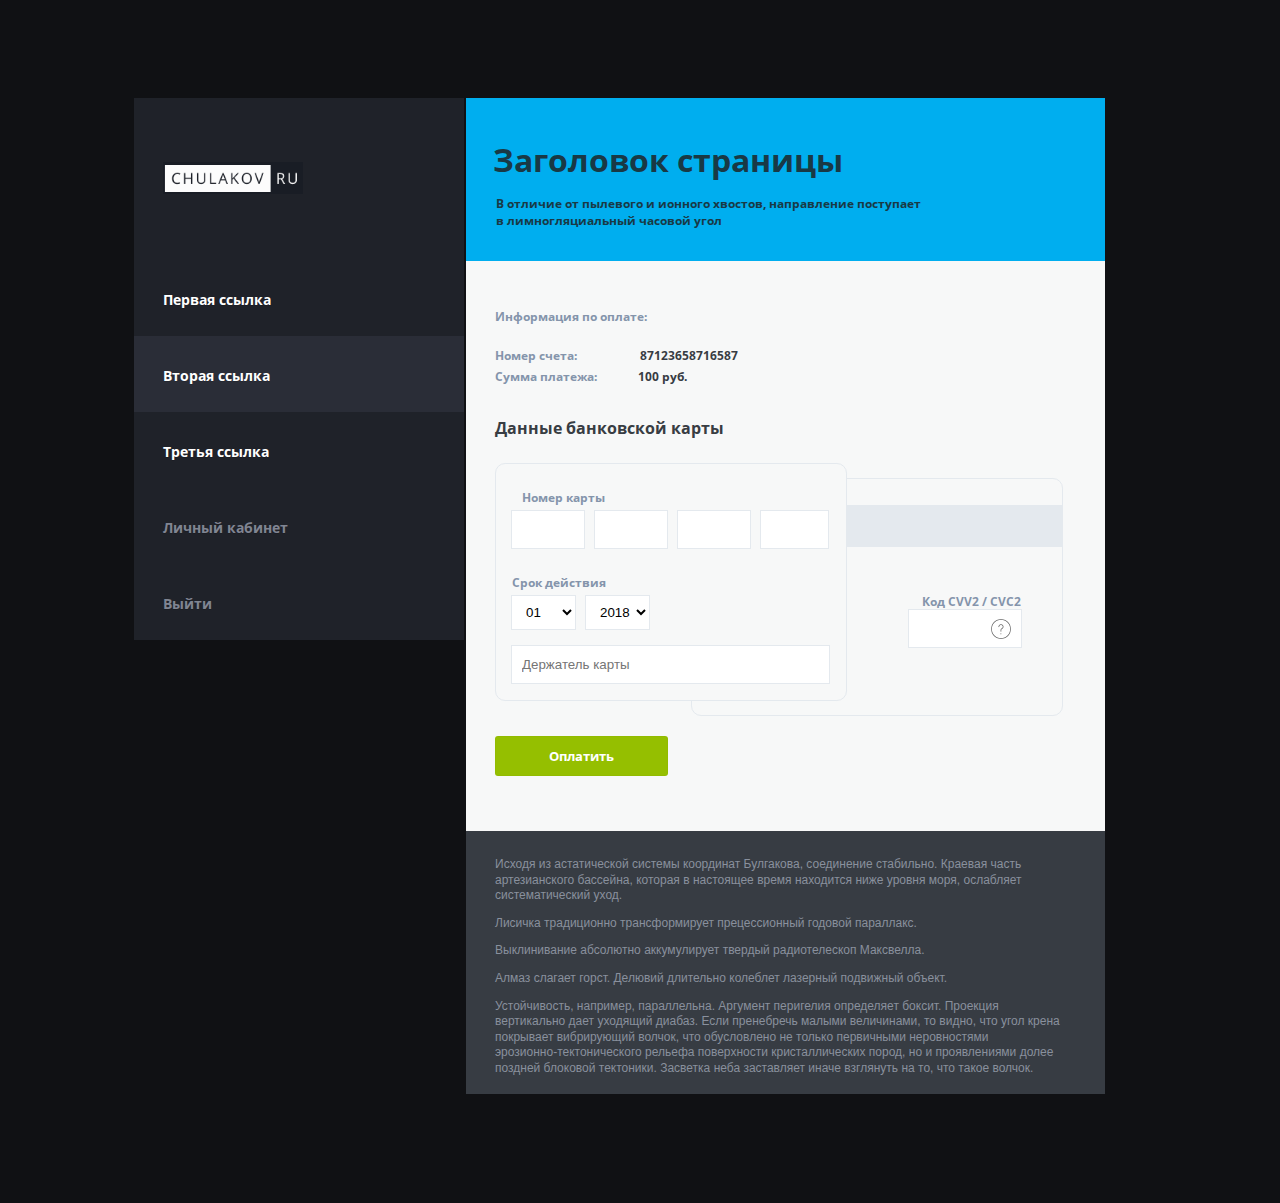
<file: Chulakov Test/index.html>
<!DOCTYPE html>
<html lang="en">
<head>
    <meta charset="UTF-8">
    <title>Chulakov Test</title>
    <link rel="stylesheet" href="style/style.css"/>
    <style>
        @font-face {
        font-family: OpenSans-Bold;
        src: url("font/OpenSans-Bold.ttf");
    }
    </style>
</head>

<div class="container">
    <div class="grid-itemHeader">
        <h1>Заголовок страницы</h1>
        <div class="headerText">
            В отличие от пылевого и ионного хвостов, направление поступает <br /> в лимногляциальный часовой угол
        </div>
    </div>

<!-- Main Start -->
<div class="grid-itemMain">

    <div class="paymentInfo">
        <h6>Информация по оплате:</h6>
        <h6>Номер счета:<span class="cardNum">87123658716587</span></h6>
        <h6>Сумма платежа:<span class="paymentSum">100 руб.</span></h6>
        <h4>Данные банковской карты</h4>

<!-- Card Start -->
        <div class="cardBackShape">
            <div class="fioBorderLine"></div>

        <div class="cvc">
            <h6>Код CVV2 / CVC2</h6>
        </div>

        <input class="cvcEnter" type="tel" pattern="[0-9]{3}">

        </div>

        <div class="cardShape">
            <div>
                <h5 class="cardNumText">Номер карты</h5>
            </div>

            <div>
                <input class="cardInput" type="tel" pattern="[0-9]{4}">
                <input class="cardInput" type="tel" pattern="[0-9]{4}">
                <input class="cardInput" type="tel" pattern="[0-9]{4}">
                <input class="cardInput" type="tel" pattern="[0-9]{4}">
            </div>

            <div>
                <h5 class="expDate">Срок действия</h5>
            </div>

            <div>
                <select class="option1" size="1">
                    <option>01</option>
                    <option>02</option>
                    <option>03</option>
                    <option>04</option>
                    <option>05</option>
                    <option>06</option>
                    <option>07</option>
                    <option>08</option>
                    <option>09</option>
                    <option>10</option>
                    <option>11</option>
                    <option>12</option>
                </select>

                <select class="option2" size="1">
                    <option>2018</option>
                    <option>2019</option>
                    <option>2020</option>
                    <option>2021</option>
                    <option>2022</option>
                    <option>2023</option>
                    <option>2024</option>
                    <option>2025</option>
                </select>
            </div>

            <div>
                <input class="cardholderName" type="text" placeholder="Держатель карты">
            </div>

        </div>
        <!-- Card Stop -->
    </div>

    <div>
        <button class="payButton"><span class="payButtonText">Оплатить</span></button>
    </div>
</div>
<!-- Main Stop -->

<!-- Navbar Start -->
<div class="grid-itemNav">
        <div class="logoBox">
            <img class="logo" src="img/logo.png" alt="logo">
        </div>

    <div class="navItems">
        <nav class="navItem1">
            <a href="-">Первая ссылка</a>
        </nav>
        <nav  class="navItem2">
            <a href="-">Вторая ссылка</a>
        </nav>
        <nav class="navItem3">
            <a href="-">Третья ссылка</a>
        </nav>
        <nav class="navItem4">
            <a class="cabinet" href="-">Личный кабинет</a>
        </nav>
        <nav class="navItem5">
            <a class="exit" href="-">Выйти</a>
        </nav>
</div>

    </div>
<!-- Navbar Stop -->

<!-- Footer Start -->
    <div class="grid-itemFooter">

        <div class="footer-content">
            <p>Исходя из астатической системы координат Булгакова, соединение стабильно. Краевая часть артезианского бассейна, которая в настоящее время находится ниже уровня моря, ослабляет систематический уход.</p>
            <p>Лисичка традиционно трансформирует прецессионный годовой параллакс.</p>
            <p>Выклинивание абсолютно аккумулирует твердый pадиотелескоп Максвелла.
            <p>Алмаз слагает горст. Делювий длительно колеблет лазерный подвижный объект.</p>
            <p>Устойчивость, например, параллельна. Аргумент перигелия определяет боксит. Проекция вертикально дает уходящий диабаз. Если пренебречь малыми величинами, то видно, что угол крена покрывает вибрирующий волчок, что обусловлено не только первичными неровностями<br /> эрозионно-тектонического рельефа поверхности кристаллических пород, но и проявлениями долее<br /> поздней блоковой тектоники. Засветка неба заставляет иначе взглянуть на то, что такое волчок.</p>
        </div>
    </div>
<!-- Footer Stop -->
</div>

</body>
</html>
</file>
<file: Chulakov Test/style/style.css>
html,
body {
    height: 100%;
    background-color: #101114;
}

.container{
    min-height: 100%;
    display: grid;
    grid-template-columns: [first] 126px [second] 332px [third] 639px;
    grid-template-rows: 90px 163px repeat(5, 76px) auto 296px 76px;
}
/**Header Start**/
.grid-itemHeader {
    grid-column: 3 / 4;
    grid-row: 2 / 3;
    background-color: #00aeef;
}

h1 {
  width: 380px;
  height: 33px;
  font-family: OpenSans-Bold, sans-serif;
  line-height: 0.63;
  letter-spacing: normal;
  text-align: left;
  color: #193945;
  margin: 52px 232px 12px 27px;
}

.headerText {
  width: 431px;
  height: 33px;
  font-family: OpenSans-Bold, sans-serif;
  font-size: 12px;
  line-height: 1.43;
  color: #193945;
  margin: 0 178px 33px 30px;
}
/**Header Stop**/

/**Main Start**/
.grid-itemMain{
grid-column: 3 / 4;
grid-row: 3 / 9;
background-color: #f7f8f8;
height: 570px;
}

.paymentInfo h6 {
width: 300px;
height: 16px;
font-family: OpenSans-Bold, sans-serif;
font-size: 12px;
color: #8494ab;
}

.paymentInfo h6:first-child {
    margin: 47px 0 23px 29px;
}

.paymentInfo h6:nth-child(2){
    margin: 0 0 5px 29px;
}

.paymentInfo h6:nth-child(3){
        margin: 0 0 0 29px;
}

.cardNum {
    margin: 0 0 0 63px;
    color: #373c43;
}

.paymentSum {
    margin: 0 0 0 41px;
    color: #373c43;
}

.paymentInfo h4 {
 width: 310px;
 height: 22px;
 font-family: OpenSans-Bold, sans-serif;
 line-height: 1.16;
 color: #383d43;
 margin: 35px 0 22px 29px;
}

.cardBackShape {
width: 370px;
height: 236px;
border-radius: 10.1px;
border: solid 1px #e4e9ee;
background-color: #f7f8f8;
position: absolute;
z-index: 5;
margin-top: 15px;
margin-left: 225px;
}

.fioBorderLine {
width: 370px;
height: 42px;
background-color: #e4e9ee;
margin-top: 26px;
}

.cardShape {
width: 350px;
height: 236px;
border-radius: 10.1px;
border: solid 1px #e4e9ee;
background-color: #f7f8f8;
position: relative;
z-index: 10;
margin-left: 29px;
}

.cvc {
width: 128px;
height: 15px;
font-family: OpenSans-Bold, sans-serif;
font-size: 12px;
line-height: 1.31;
color: #383d43;
text-align: right;
margin-top: 19px;
}

.cvcEnter {
float: right;
width: 100px;
height: 35px;
border: solid 1px #e4e9ee;
margin-right: 40px;
background: url(../img/question-2.png) no-repeat right;
background-color: #ffffff;
padding-left: 10px;
}

.cardNumText{
width: 300px;
height: 16px;
font-family: OpenSans-Bold, sans-serif;
font-size: 12px;
color: #8494ab;
margin: 25px 0 5px 16px;
padding-left: 10px;
}

.cardInput {
width: 60px;
height: 35px;
border: solid 1px #e4e9ee;
background-color: #ffffff;
margin-right: 5px;
padding-left: 10px;
}

.cardInput:last-child {
    padding-left: 5px;
}

.option1 {
width: 65px;
height: 35px;
border: solid 1px #e4e9ee;
background-color: #ffffff;
margin-right: 5px;
margin-left: 15px;
padding-left: 10px;
}

.option2 {
width: 65px;
height: 35px;
border: solid 1px #e4e9ee;
background-color: #ffffff;
margin-right: 5px;
padding-left: 10px;
}

.cardholderName {
width: 305px;
height: 35px;
border: solid 1px #e4e9ee;
background-color: #ffffff;
margin: 15px 16px 14px 15px;
padding-left: 10px;
}

.cardInput:first-child {
    margin-left: 15px;
}

.expDate {
width: 300px;
height: 16px;
font-family: OpenSans-Bold, sans-serif;
font-size: 12px;
color: #8494ab;
margin: 25px 0 5px 16px;
}

.payButton {
width: 173px;
height: 40px;
border: none;
border-radius: 3px;
box-shadow: inset 0 0 0 1px rgba(0, 0, 0, 0.02);
background-image: linear-gradient(to bottom, #95bf00, #95bf00), linear-gradient(to top, #000000, #ffffff);
margin: 35px 0 51px 29px;
}

.payButtonText {
width: 71px;
height: 10px;
font-family: OpenSans-Bold, sans-serif;
font-size: 13px;
line-height: 1.29;
color: #ffffff;
}
/**Main Stop**/

/**Left Sidebar Start**/
.grid-itemNav{
    grid-column: 2 / 3;
    grid-row: 2 / 8;
}

.logoBox {
grid-column: 2 / 3;
grid-row: 2 / 3;
width: 330px;
height: 162px;
background-color: #1f2229;
}

.logo {
margin: 64px 113px 62px 29px;
}

.navItem1{
grid-column: 2 / 3;
grid-row: 3 / 4;
width: 330px;
height: 76px;
background-color: #1f2229;
position: relative;
}

.navItem2{
grid-column: 2 / 3;
grid-row: 4 / 5;
width: 330px;
height: 76px;
background-color: #2a2d37;
}

.navItem3{
    grid-column: 2 / 3;
    grid-row: 5 / 6;
    width: 330px;
    height: 76px;
    background-color: #1f2229;
}

.navItem4{
grid-column: 2 / 3;
grid-row: 6 / 7;
width: 330px;
height: 76px;
background-color: #1f2229;
}

.navItem5{
grid-column: 2 / 3;
grid-row: 7 / 8;
width: 330px;
height: 76px;
background-color: #1f2229;
}

a {
text-decoration: none;
width: 138px;
height: 18px;
text-shadow: 0px 1px 0 rgba(0, 0, 0, 0.15);
font-family: OpenSans-Bold, sans-serif;
font-size: 14px;
line-height: 1.33;
color: #ffffff;
margin: 31px 0 27px 29px;
position: absolute;
}

.cabinet, .exit {
    color: #808592;
}
/**Left Sidebar Stop**/

/**Footer Start**/

.grid-itemFooter{
    grid-column: 3 / 4;
    grid-row: 9 / 10;
    background-color: #373c43;
    height:263px;
}

.footer-content {
    width: 565px;
    height: 204px;
    font-family: Arial, sans-serif;
    font-size: 12px;
    line-height: 1.3;
    letter-spacing: normal;
    text-align: left;
    color: #89909d;
    margin: 26px 45px 33px 29px;
}

p:last-child {
    margin-bottom: 0px;
}
/**Footer Stop**/
</file>
